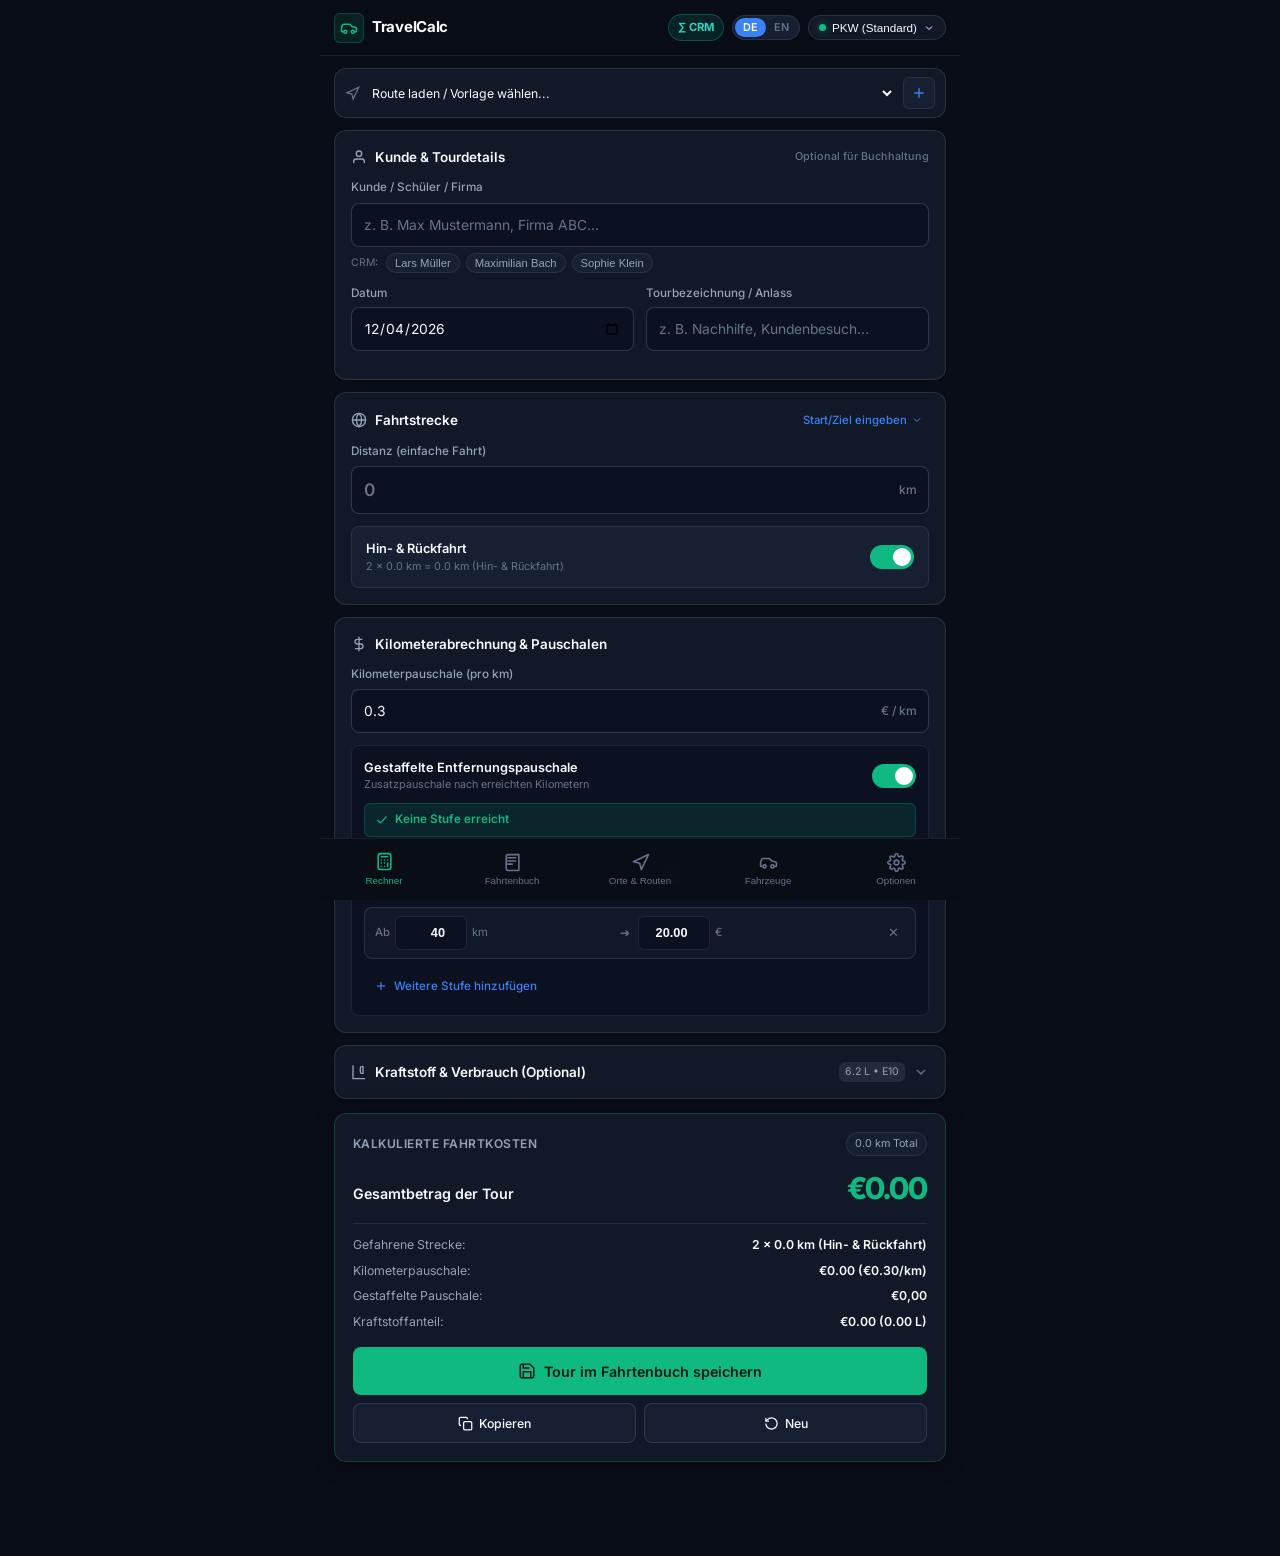
<file: index.html>
<!DOCTYPE html>
<html lang="en">
<head>
  <meta charset="UTF-8">
  <meta http-equiv="refresh" content="0; url=Travelcalc/">
  <meta name="viewport" content="width=device-width, initial-scale=1.0">
  <title>TravelCalc — Redirecting</title>
  <script>
    window.location.replace("Travelcalc/" + window.location.search + window.location.hash);
  </script>
  <style>
    body {
      margin: 0;
      background: #0b0f1a;
      color: #94a3b8;
      font-family: -apple-system, BlinkMacSystemFont, "Segoe UI", Roboto, sans-serif;
      display: flex;
      align-items: center;
      justify-content: center;
      min-height: 100vh;
      text-align: center;
    }
    a {
      color: #38bdf8;
      text-decoration: none;
    }
    a:hover {
      text-decoration: underline;
    }
  </style>
</head>
<body>
  <p>Loading TravelCalc... If not redirected automatically, <a href="Travelcalc/">click here</a>.</p>
</body>
</html>
</file>
<file: Travelcalc/style.css>
/* ==========================================================================
   TRAVELCALC — MOBILE-FIRST DESIGN SYSTEM (ANDROID / PWA POLISHED)
   Swiss Minimalist Aesthetic: Clean Spacing, High Contrast, 0 Overflow
   ========================================================================== */

:root {
  /* Canvas & Surfaces */
  --bg-app: #090d16;
  --bg-surface: #111827;
  --bg-surface-elevated: #162032;
  --bg-surface-hover: #1c273c;
  --bg-input: #0b1120;
  --bg-modal: rgba(7, 10, 18, 0.90);

  /* Borders & Dividers */
  --border-subtle: rgba(255, 255, 255, 0.08);
  --border-card: rgba(255, 255, 255, 0.11);
  --border-input: rgba(255, 255, 255, 0.16);
  --border-focus: #3b82f6;

  /* Typography Colors */
  --text-primary: #f8fafc;
  --text-secondary: #94a3b8;
  --text-muted: #64748b;
  --text-inverse: #090d16;

  /* Accents */
  --accent-emerald: #10b981;
  --accent-emerald-subtle: rgba(16, 185, 129, 0.12);
  --accent-blue: #3b82f6;
  --accent-blue-subtle: rgba(59, 130, 246, 0.12);
  --accent-amber: #f59e0b;
  --accent-amber-subtle: rgba(245, 158, 11, 0.12);
  --accent-rose: #ef4444;
  --accent-rose-subtle: rgba(239, 68, 68, 0.12);

  /* Radii */
  --radius-xs: 6px;
  --radius-sm: 8px;
  --radius-md: 12px;
  --radius-lg: 16px;
  --radius-full: 9999px;

  /* Elevation */
  --shadow-sm: 0 1px 3px rgba(0, 0, 0, 0.3);
  --shadow-md: 0 4px 16px rgba(0, 0, 0, 0.35);
  --shadow-lg: 0 12px 32px rgba(0, 0, 0, 0.5);

  /* Dimensions */
  --header-height: 56px;
  --bottom-nav-height: 62px;
  --content-max-width: 640px;
  --safe-bottom: env(safe-area-inset-bottom, 0px);

  /* Font & Animation */
  --font-family: 'Inter', -apple-system, BlinkMacSystemFont, 'Segoe UI', Roboto, sans-serif;
  --transition: 0.18s cubic-bezier(0.4, 0, 0.2, 1);
}

/* Base Reset */
*, *::before, *::after {
  box-sizing: border-box;
  margin: 0;
  padding: 0;
}

html {
  font-size: 15px;
  -webkit-tap-highlight-color: transparent;
  scroll-behavior: smooth;
}

body {
  font-family: var(--font-family);
  background-color: var(--bg-app);
  color: var(--text-primary);
  min-height: 100dvh;
  line-height: 1.5;
  -webkit-font-smoothing: antialiased;
  -moz-osx-font-smoothing: grayscale;
  padding-bottom: calc(var(--bottom-nav-height) + var(--safe-bottom) + 20px);
  overflow-x: hidden;
}

/* Scrollbar */
::-webkit-scrollbar {
  width: 4px;
  height: 4px;
}
::-webkit-scrollbar-track {
  background: transparent;
}
::-webkit-scrollbar-thumb {
  background: rgba(255, 255, 255, 0.15);
  border-radius: var(--radius-full);
}

/* Utilities */
.hidden { display: none !important; }
.sr-only {
  position: absolute;
  width: 1px;
  height: 1px;
  padding: 0;
  margin: -1px;
  overflow: hidden;
  clip: rect(0, 0, 0, 0);
  border: 0;
}

/* ==========================================================================
   APP HEADER
   ========================================================================== */
.app-header {
  position: sticky;
  top: 0;
  z-index: 40;
  height: var(--header-height);
  background: rgba(9, 13, 22, 0.90);
  backdrop-filter: blur(14px);
  -webkit-backdrop-filter: blur(14px);
  border-bottom: 1px solid var(--border-subtle);
  display: flex;
  align-items: center;
  justify-content: space-between;
  padding: 0 14px;
  max-width: var(--content-max-width);
  margin: 0 auto;
}

.app-header__logo {
  display: flex;
  align-items: center;
  gap: 8px;
  cursor: pointer;
  user-select: none;
}

.app-header__logo-icon {
  width: 30px;
  height: 30px;
  background: var(--accent-emerald-subtle);
  color: var(--accent-emerald);
  border: 1px solid rgba(16, 185, 129, 0.25);
  border-radius: var(--radius-xs);
  display: flex;
  align-items: center;
  justify-content: center;
}

.app-header__brand {
  font-size: 1rem;
  font-weight: 700;
  letter-spacing: -0.02em;
  color: var(--text-primary);
}

.app-header__actions {
  display: flex;
  align-items: center;
  gap: 8px;
}

/* Language Switcher Pill */
.lang-switcher {
  display: inline-flex;
  align-items: center;
  background: var(--bg-surface-elevated);
  border: 1px solid var(--border-subtle);
  border-radius: var(--radius-full);
  padding: 2px;
}

.lang-btn {
  background: transparent;
  border: none;
  color: var(--text-muted);
  font-family: inherit;
  font-size: 0.72rem;
  font-weight: 600;
  padding: 3px 8px;
  border-radius: var(--radius-full);
  cursor: pointer;
  transition: var(--transition);
}

.lang-btn.active {
  background: var(--accent-blue);
  color: #ffffff;
}

/* CRM Header Link */
.app-header__crm-link {
  display: inline-flex;
  align-items: center;
  gap: 4px;
  background: rgba(13, 148, 136, 0.16);
  border: 1px solid rgba(13, 148, 136, 0.4);
  color: #2dd4bf;
  text-decoration: none;
  font-size: 0.75rem;
  font-weight: 700;
  padding: 4px 9px;
  border-radius: var(--radius-full);
  transition: var(--transition);
}
.app-header__crm-link:hover {
  background: rgba(13, 148, 136, 0.3);
  border-color: #2dd4bf;
  color: #ffffff;
}

/* CRM Student Pills */
.crm-student-pill {
  display: inline-flex;
  align-items: center;
  gap: 4px;
  background: var(--bg-surface-elevated);
  border: 1px solid var(--border-subtle);
  color: var(--text-secondary);
  font-size: 0.75rem;
  padding: 3px 8px;
  border-radius: var(--radius-full);
  cursor: pointer;
  transition: var(--transition);
}
.crm-student-pill:hover, .crm-student-pill.active {
  border-color: #2dd4bf;
  color: #2dd4bf;
  background: rgba(13, 148, 136, 0.1);
}

/* Vehicle Badge */
.app-header__profile-badge {
  display: flex;
  align-items: center;
  gap: 6px;
  background: var(--bg-surface);
  border: 1px solid var(--border-card);
  border-radius: var(--radius-full);
  padding: 5px 10px;
  font-size: 0.78rem;
  font-weight: 500;
  color: var(--text-primary);
  cursor: pointer;
  transition: var(--transition);
  max-width: 140px;
}

.app-header__profile-badge span#activeProfileBadgeName {
  overflow: hidden;
  text-overflow: ellipsis;
  white-space: nowrap;
}

.app-header__profile-dot {
  width: 7px;
  height: 7px;
  background: var(--accent-emerald);
  border-radius: var(--radius-full);
  flex-shrink: 0;
  box-shadow: 0 0 8px rgba(16, 185, 129, 0.6);
}

/* ==========================================================================
   MAIN CONTENT & VIEWS
   ========================================================================== */
.app-content {
  max-width: var(--content-max-width);
  margin: 0 auto;
  padding: 12px 14px;
}

.view {
  display: none;
  animation: fadeIn 0.2s cubic-bezier(0.16, 1, 0.3, 1);
}

.view.active {
  display: block;
}

@keyframes fadeIn {
  from { opacity: 0; transform: translateY(5px); }
  to { opacity: 1; transform: translateY(0); }
}

.view-header {
  display: flex;
  align-items: flex-start;
  justify-content: space-between;
  gap: 10px;
  margin-bottom: 14px;
  flex-wrap: wrap;
}

.view-title {
  font-size: 1.25rem;
  font-weight: 700;
  letter-spacing: -0.02em;
  color: var(--text-primary);
}

.view-subtitle {
  font-size: 0.8rem;
  color: var(--text-secondary);
  margin-top: 2px;
}

.view-header__actions {
  display: flex;
  gap: 8px;
  align-items: center;
  flex-wrap: wrap;
}

/* ==========================================================================
   CARDS & CONTAINERS
   ========================================================================== */
.clean-card {
  background: var(--bg-surface);
  border: 1px solid var(--border-card);
  border-radius: var(--radius-md);
  padding: 16px;
  margin-bottom: 12px;
  box-shadow: var(--shadow-sm);
  transition: border-color var(--transition);
}

.clean-card__header {
  display: flex;
  align-items: center;
  justify-content: space-between;
  margin-bottom: 12px;
  gap: 8px;
}

.clean-card__title {
  display: flex;
  align-items: center;
  gap: 8px;
  font-size: 0.9rem;
  font-weight: 600;
  color: var(--text-primary);
  flex-shrink: 0;
}

.clean-card__title svg {
  color: var(--text-secondary);
  flex-shrink: 0;
}

.clean-card__hint {
  font-size: 0.72rem;
  color: var(--text-muted);
  font-weight: 500;
}

/* Preset Card (Never cut off) */
.preset-card {
  display: flex;
  align-items: center;
  gap: 8px;
  background: var(--bg-surface);
  border: 1px solid var(--border-card);
  border-radius: var(--radius-md);
  padding: 6px 10px;
  margin-bottom: 12px;
  width: 100%;
}

.preset-card__icon {
  color: var(--text-muted);
  display: flex;
  align-items: center;
  justify-content: center;
  flex-shrink: 0;
}

.preset-card__select {
  flex: 1;
  min-width: 0;
  height: 36px;
  background: transparent;
  border: none;
  color: var(--text-primary);
  font-family: inherit;
  font-size: 0.82rem;
  outline: none;
  cursor: pointer;
  text-overflow: ellipsis;
  white-space: nowrap;
}

.preset-card__action {
  width: 32px;
  height: 32px;
  background: var(--bg-surface-elevated);
  border: 1px solid var(--border-subtle);
  border-radius: var(--radius-xs);
  color: var(--accent-blue);
  display: flex;
  align-items: center;
  justify-content: center;
  cursor: pointer;
  flex-shrink: 0;
}

.preset-card__action:hover {
  background: var(--accent-blue-subtle);
}

/* Collapsible Card */
.collapsible-trigger {
  cursor: pointer;
  user-select: none;
  margin-bottom: 0;
}

.collapsible-right {
  display: flex;
  align-items: center;
  gap: 8px;
}

.chevron-icon {
  color: var(--text-muted);
  transition: transform var(--transition);
}

.collapsible-card.open .chevron-icon {
  transform: rotate(180deg);
}

.collapsible-body {
  display: none;
}

.collapsible-card.open .collapsible-body {
  display: block;
}

/* Action button in card header */
.btn-text-action {
  background: none;
  border: none;
  color: var(--accent-blue);
  font-family: inherit;
  font-size: 0.76rem;
  font-weight: 500;
  cursor: pointer;
  display: inline-flex;
  align-items: center;
  gap: 4px;
  padding: 4px 6px;
  border-radius: var(--radius-xs);
  transition: var(--transition);
}

.btn-text-action:hover {
  background: var(--accent-blue-subtle);
}

/* ==========================================================================
   FORM CONTROLS & INPUTS (MOBILE FRIENDLY)
   ========================================================================== */
.form-group {
  margin-bottom: 12px;
  width: 100%;
}

.form-group:last-child {
  margin-bottom: 0;
}

.form-label {
  display: block;
  font-size: 0.78rem;
  font-weight: 500;
  color: var(--text-secondary);
  margin-bottom: 5px;
}

.label-with-action {
  display: flex;
  align-items: center;
  justify-content: space-between;
  margin-bottom: 5px;
}

.label-with-action .form-label {
  margin-bottom: 0;
}

.quick-place-mini {
  background: transparent;
  border: none;
  color: var(--accent-blue);
  font-size: 0.72rem;
  cursor: pointer;
  outline: none;
  font-weight: 500;
}

/* Form responsive 2-column grid */
.form-grid-2 {
  display: grid;
  grid-template-columns: 1fr;
  gap: 12px;
}

@media (min-width: 480px) {
  .form-grid-2 {
    grid-template-columns: 1fr 1fr;
  }
}

.form-input, .form-select {
  width: 100%;
  height: 44px; /* Touch friendly 44px minimum */
  background: var(--bg-input);
  border: 1px solid var(--border-input);
  border-radius: var(--radius-sm);
  color: var(--text-primary);
  font-family: inherit;
  font-size: 0.92rem;
  padding: 0 12px;
  transition: var(--transition);
  outline: none;
}

.form-input-lg {
  height: 48px;
  font-size: 1.15rem;
  font-weight: 600;
}

.form-input:focus, .form-select:focus {
  border-color: var(--border-focus);
  box-shadow: 0 0 0 3px rgba(59, 130, 246, 0.2);
}

.form-input::placeholder {
  color: var(--text-muted);
}

.form-subtext {
  display: block;
  font-size: 0.72rem;
  color: var(--text-muted);
  margin-top: 4px;
}

/* Suffix & Action inside input */
.form-input-wrap {
  position: relative;
  display: flex;
  align-items: center;
  width: 100%;
}

.form-input-wrap .form-input {
  padding-right: 64px;
}

.form-input-suffix {
  position: absolute;
  right: 12px;
  font-size: 0.8rem;
  color: var(--text-muted);
  font-weight: 500;
  pointer-events: none;
  user-select: none;
}

.form-input-icon-btn {
  position: absolute;
  right: 6px;
  background: transparent;
  border: none;
  color: var(--text-secondary);
  padding: 8px;
  cursor: pointer;
  display: flex;
  align-items: center;
  justify-content: center;
  border-radius: var(--radius-xs);
  transition: var(--transition);
}

.form-input-icon-btn:hover {
  color: var(--text-primary);
  background: var(--bg-surface-elevated);
}

/* Toggle Switch */
.toggle-switch {
  position: relative;
  display: inline-block;
  width: 44px;
  height: 24px;
  flex-shrink: 0;
}

.toggle-switch input {
  opacity: 0;
  width: 0;
  height: 0;
}

.toggle-switch__slider {
  position: absolute;
  cursor: pointer;
  top: 0; left: 0; right: 0; bottom: 0;
  background: rgba(255, 255, 255, 0.16);
  border-radius: var(--radius-full);
  transition: var(--transition);
}

.toggle-switch__slider::before {
  position: absolute;
  content: "";
  height: 18px;
  width: 18px;
  left: 3px;
  bottom: 3px;
  background: #ffffff;
  border-radius: var(--radius-full);
  transition: var(--transition);
}

.toggle-switch input:checked + .toggle-switch__slider {
  background: var(--accent-emerald);
}

.toggle-switch input:checked + .toggle-switch__slider::before {
  transform: translateX(20px);
}

/* Full Width Toggle Row (Perfect for Mobile) */
.toggle-row-card {
  display: flex;
  align-items: center;
  justify-content: space-between;
  background: var(--bg-surface-elevated);
  border: 1px solid var(--border-subtle);
  border-radius: var(--radius-sm);
  padding: 12px 14px;
  margin-top: 10px;
  width: 100%;
}

.toggle-row-card__info {
  display: flex;
  flex-direction: column;
}

.toggle-row-card__title {
  font-size: 0.85rem;
  font-weight: 600;
  color: var(--text-primary);
}

.toggle-row-card__sub {
  font-size: 0.72rem;
  color: var(--text-muted);
  margin-top: 1px;
}

/* Route Finder Box */
.route-finder-box {
  background: var(--bg-input);
  border: 1px solid var(--border-subtle);
  border-radius: var(--radius-sm);
  padding: 12px;
  margin-bottom: 12px;
}

.route-finder-actions {
  display: flex;
  align-items: center;
  justify-content: flex-end;
  gap: 8px;
  margin-top: 8px;
}

/* ==========================================================================
   BUTTONS (TOUCH FRIENDLY)
   ========================================================================== */
.btn-primary {
  display: inline-flex;
  align-items: center;
  justify-content: center;
  gap: 8px;
  background: var(--accent-emerald);
  color: #041a10;
  font-family: inherit;
  font-size: 0.9rem;
  font-weight: 600;
  height: 44px;
  padding: 0 18px;
  border: none;
  border-radius: var(--radius-sm);
  cursor: pointer;
  transition: var(--transition);
  user-select: none;
}

.btn-primary.btn-lg {
  height: 48px;
  width: 100%;
  font-size: 0.95rem;
}

.btn-primary:hover {
  background: #0ea372;
}

.btn-secondary {
  display: inline-flex;
  align-items: center;
  justify-content: center;
  gap: 6px;
  background: var(--bg-surface-elevated);
  color: var(--text-primary);
  font-family: inherit;
  font-size: 0.82rem;
  font-weight: 500;
  height: 40px;
  padding: 0 14px;
  border: 1px solid var(--border-card);
  border-radius: var(--radius-sm);
  cursor: pointer;
  transition: var(--transition);
  user-select: none;
}

.btn-secondary:hover {
  background: var(--bg-surface-hover);
}

.btn-ghost {
  display: inline-flex;
  align-items: center;
  gap: 6px;
  background: transparent;
  color: var(--accent-blue);
  font-family: inherit;
  font-size: 0.8rem;
  font-weight: 500;
  padding: 6px 10px;
  border: none;
  border-radius: var(--radius-sm);
  cursor: pointer;
  transition: var(--transition);
}

.btn-ghost:hover {
  background: var(--accent-blue-subtle);
}

.btn-sm {
  height: 34px;
  padding: 0 10px;
  font-size: 0.78rem;
}

.btn-danger {
  color: var(--accent-rose);
  border-color: rgba(239, 68, 68, 0.3);
}

.btn-danger:hover {
  background: var(--accent-rose-subtle);
}

.btn-icon {
  width: 34px;
  height: 34px;
  padding: 0;
  display: inline-flex;
  align-items: center;
  justify-content: center;
  background: transparent;
  border: 1px solid transparent;
  border-radius: var(--radius-xs);
  color: var(--text-secondary);
  cursor: pointer;
  transition: var(--transition);
  flex-shrink: 0;
}

.btn-icon:hover {
  background: var(--bg-surface-hover);
  color: var(--text-primary);
}

.btn-group-row {
  display: flex;
  gap: 8px;
  align-items: center;
}

/* ==========================================================================
   TIERED PRICING (MOBILE RESPONSIVE — NEVER OVERFLOWS)
   ========================================================================== */
.tiered-box {
  background: var(--bg-input);
  border: 1px solid var(--border-subtle);
  border-radius: var(--radius-sm);
  padding: 12px;
  margin-top: 10px;
  width: 100%;
}

.tiered-box__header {
  display: flex;
  align-items: center;
  justify-content: space-between;
  margin-bottom: 10px;
  gap: 10px;
}

.tiered-box__title {
  font-size: 0.85rem;
  font-weight: 600;
  color: var(--text-primary);
}

.tiered-box__sub {
  font-size: 0.72rem;
  color: var(--text-muted);
}

.active-tier-banner {
  display: flex;
  align-items: center;
  gap: 6px;
  background: var(--accent-emerald-subtle);
  border: 1px solid rgba(16, 185, 129, 0.25);
  border-radius: var(--radius-xs);
  padding: 7px 10px;
  font-size: 0.78rem;
  font-weight: 600;
  color: var(--accent-emerald);
  margin-bottom: 10px;
}

.tiers-list {
  display: flex;
  flex-direction: column;
  gap: 8px;
  margin-bottom: 10px;
  width: 100%;
}

/* Fluid Tier Row */
.tier-row {
  display: flex;
  align-items: center;
  justify-content: space-between;
  background: var(--bg-surface);
  border: 1px solid var(--border-card);
  border-radius: var(--radius-sm);
  padding: 8px 10px;
  gap: 8px;
  width: 100%;
  transition: var(--transition);
}

.tier-row.active-tier {
  border-color: var(--accent-emerald);
  background: rgba(16, 185, 129, 0.06);
}

.tier-row__left, .tier-row__right {
  display: flex;
  align-items: center;
  gap: 5px;
  flex: 1;
  min-width: 0;
}

.tier-row__label {
  font-size: 0.75rem;
  color: var(--text-muted);
  font-weight: 500;
  white-space: nowrap;
}

.tier-row__input {
  width: 100%;
  min-width: 48px;
  max-width: 72px;
  height: 34px;
  background: var(--bg-input);
  border: 1px solid var(--border-subtle);
  border-radius: var(--radius-xs);
  color: var(--text-primary);
  font-size: 0.85rem;
  font-weight: 600;
  padding: 0 6px;
  text-align: right;
  outline: none;
}

.tier-row__input:focus {
  border-color: var(--border-focus);
}

.tier-row__unit {
  font-size: 0.75rem;
  color: var(--text-muted);
  white-space: nowrap;
}

.tier-row__arrow {
  color: var(--text-muted);
  font-size: 0.8rem;
  flex-shrink: 0;
}

.tier-row__delete {
  background: transparent;
  border: none;
  color: var(--text-muted);
  cursor: pointer;
  padding: 6px;
  border-radius: var(--radius-xs);
  flex-shrink: 0;
  display: flex;
  align-items: center;
  justify-content: center;
}

.tier-row__delete:hover {
  color: var(--accent-rose);
  background: var(--accent-rose-subtle);
}

/* ==========================================================================
   RESULTS SUMMARY CARD
   ========================================================================== */
.results-card {
  background: var(--bg-surface);
  border: 1px solid rgba(16, 185, 129, 0.25);
  border-radius: var(--radius-md);
  padding: 18px;
  box-shadow: 0 4px 20px rgba(0, 0, 0, 0.35);
  margin-top: 14px;
}

.results-card__top {
  display: flex;
  align-items: center;
  justify-content: space-between;
  margin-bottom: 10px;
}

.results-card__tag {
  font-size: 0.8rem;
  font-weight: 600;
  color: var(--text-secondary);
  text-transform: uppercase;
  letter-spacing: 0.04em;
}

.results-badge {
  font-size: 0.72rem;
  background: var(--bg-surface-elevated);
  border: 1px solid var(--border-subtle);
  padding: 3px 8px;
  border-radius: var(--radius-full);
  color: var(--text-secondary);
}

.results-total-block {
  display: flex;
  align-items: baseline;
  justify-content: space-between;
  border-bottom: 1px solid var(--border-subtle);
  padding-bottom: 12px;
  margin-bottom: 12px;
}

.results-total-label {
  font-size: 0.95rem;
  font-weight: 600;
  color: var(--text-primary);
}

.results-total-val {
  font-size: 2rem;
  font-weight: 800;
  letter-spacing: -0.03em;
  color: var(--accent-emerald);
}

.results-breakdown {
  display: flex;
  flex-direction: column;
  gap: 7px;
  margin-bottom: 16px;
}

.breakdown-row {
  display: flex;
  align-items: center;
  justify-content: space-between;
  font-size: 0.82rem;
}

.breakdown-row__label {
  color: var(--text-secondary);
}

.breakdown-row__val {
  font-weight: 600;
  color: var(--text-primary);
}

.results-actions {
  display: flex;
  flex-direction: column;
  gap: 8px;
}

.results-actions__row {
  display: flex;
  gap: 8px;
}

.results-actions__row button {
  flex: 1;
}

/* ==========================================================================
   MONTHLY ACCOUNTING & FAHRTENBUCH
   ========================================================================== */
.month-folder-strip {
  display: flex;
  gap: 8px;
  overflow-x: auto;
  padding-bottom: 8px;
  margin-bottom: 14px;
  scrollbar-width: thin;
}

.month-folder-pill {
  display: inline-flex;
  align-items: center;
  gap: 6px;
  background: var(--bg-surface);
  border: 1px solid var(--border-card);
  border-radius: var(--radius-full);
  padding: 6px 12px;
  font-size: 0.8rem;
  font-weight: 500;
  color: var(--text-secondary);
  cursor: pointer;
  white-space: nowrap;
  transition: var(--transition);
}

.month-folder-pill:hover {
  background: var(--bg-surface-elevated);
  color: var(--text-primary);
}

.month-folder-pill.active {
  background: var(--accent-blue-subtle);
  border-color: var(--accent-blue);
  color: var(--text-primary);
  font-weight: 600;
}

.month-folder-pill__count {
  font-size: 0.68rem;
  background: rgba(255, 255, 255, 0.1);
  padding: 1px 6px;
  border-radius: var(--radius-full);
}

/* KPI Grid */
.kpi-grid {
  display: grid;
  grid-template-columns: 1fr 1fr;
  gap: 8px;
  margin-bottom: 14px;
}

@media (min-width: 500px) {
  .kpi-grid {
    grid-template-columns: repeat(4, 1fr);
  }
}

.kpi-card {
  background: var(--bg-surface);
  border: 1px solid var(--border-card);
  border-radius: var(--radius-sm);
  padding: 12px;
}

.kpi-card.highlight {
  border-color: rgba(16, 185, 129, 0.35);
  background: rgba(16, 185, 129, 0.04);
}

.kpi-card__label {
  font-size: 0.68rem;
  font-weight: 600;
  color: var(--text-muted);
  text-transform: uppercase;
  margin-bottom: 3px;
}

.kpi-card__val {
  font-size: 1.25rem;
  font-weight: 700;
  letter-spacing: -0.02em;
  color: var(--text-primary);
}

.kpi-card.highlight .kpi-card__val {
  color: var(--accent-emerald);
}

.kpi-card__meta {
  font-size: 0.7rem;
  color: var(--text-secondary);
  margin-top: 2px;
}

/* Customer Summary Chips */
.customer-chips-grid {
  display: flex;
  gap: 6px;
  flex-wrap: wrap;
}

.customer-chip {
  display: inline-flex;
  align-items: center;
  gap: 6px;
  background: var(--bg-input);
  border: 1px solid var(--border-subtle);
  border-radius: var(--radius-xs);
  padding: 6px 9px;
  font-size: 0.75rem;
  cursor: pointer;
  transition: var(--transition);
}

.customer-chip:hover {
  background: var(--bg-surface-elevated);
}

.customer-chip.active {
  border-color: var(--accent-blue);
  background: var(--accent-blue-subtle);
}

.customer-chip__name {
  font-weight: 600;
  color: var(--text-primary);
}

.customer-chip__badge {
  font-size: 0.7rem;
  color: var(--accent-emerald);
  font-weight: 600;
}

/* Table Toolbar */
.table-toolbar {
  display: flex;
  gap: 8px;
  align-items: center;
  margin-bottom: 12px;
}

.search-input-wrap {
  flex: 1;
  position: relative;
  display: flex;
  align-items: center;
}

.search-input-wrap svg {
  position: absolute;
  left: 10px;
  color: var(--text-muted);
}

.search-input {
  height: 38px;
  padding-left: 32px;
  font-size: 0.82rem;
}

.sort-select {
  width: auto;
  height: 38px;
  font-size: 0.78rem;
  padding: 0 8px;
}

/* Tour Cards in List */
.tours-list-container {
  display: flex;
  flex-direction: column;
  gap: 10px;
}

.tour-card {
  background: var(--bg-surface);
  border: 1px solid var(--border-card);
  border-radius: var(--radius-md);
  padding: 12px 14px;
  transition: var(--transition);
}

.tour-card:hover {
  border-color: var(--border-input);
}

.tour-card__top {
  display: flex;
  align-items: flex-start;
  justify-content: space-between;
  margin-bottom: 6px;
}

.tour-card__customer {
  font-size: 0.95rem;
  font-weight: 700;
  color: var(--text-primary);
}

.tour-card__title {
  font-size: 0.78rem;
  color: var(--text-secondary);
}

.tour-card__cost {
  font-size: 1.15rem;
  font-weight: 800;
  color: var(--accent-emerald);
  text-align: right;
}

.tour-card__meta-row {
  display: flex;
  align-items: center;
  gap: 10px;
  font-size: 0.75rem;
  color: var(--text-muted);
  border-top: 1px solid var(--border-subtle);
  padding-top: 8px;
  margin-top: 8px;
  flex-wrap: wrap;
}

.tour-card__tag {
  display: inline-flex;
  align-items: center;
  gap: 4px;
}

.tour-card__actions {
  display: flex;
  gap: 4px;
  margin-left: auto;
}

/* Empty State */
.empty-box {
  text-align: center;
  padding: 30px 16px;
  background: var(--bg-surface);
  border: 1px dashed var(--border-card);
  border-radius: var(--radius-md);
  color: var(--text-muted);
  font-size: 0.82rem;
}

/* ==========================================================================
   PLACES & ROUTES
   ========================================================================== */
.places-grid, .routes-grid {
  display: grid;
  grid-template-columns: 1fr;
  gap: 8px;
}

@media (min-width: 500px) {
  .places-grid, .routes-grid {
    grid-template-columns: 1fr 1fr;
  }
}

.place-card, .route-card {
  background: var(--bg-surface-elevated);
  border: 1px solid var(--border-subtle);
  border-radius: var(--radius-sm);
  padding: 10px 12px;
  display: flex;
  align-items: center;
  justify-content: space-between;
  gap: 8px;
}

.place-card__name, .route-card__name {
  font-size: 0.85rem;
  font-weight: 600;
  color: var(--text-primary);
}

.place-card__address, .route-card__sub {
  font-size: 0.72rem;
  color: var(--text-muted);
}

/* ==========================================================================
   PROFILES
   ========================================================================== */
.profiles-grid {
  display: flex;
  flex-direction: column;
  gap: 8px;
}

.profile-card {
  background: var(--bg-surface);
  border: 1px solid var(--border-card);
  border-radius: var(--radius-md);
  padding: 12px 14px;
  display: flex;
  align-items: center;
  justify-content: space-between;
  gap: 10px;
}

.profile-card.active {
  border-color: var(--accent-emerald);
  background: rgba(16, 185, 129, 0.04);
}

.profile-card__name {
  font-size: 0.9rem;
  font-weight: 700;
  color: var(--text-primary);
  display: flex;
  align-items: center;
  gap: 6px;
}

.profile-card__meta {
  font-size: 0.75rem;
  color: var(--text-muted);
  margin-top: 2px;
  display: flex;
  gap: 10px;
  flex-wrap: wrap;
}

/* ==========================================================================
   SETTINGS & APIS
   ========================================================================== */
.api-card {
  background: var(--bg-input);
  border: 1px solid var(--border-subtle);
  border-radius: var(--radius-sm);
  padding: 10px 12px;
}

.api-card__header {
  display: flex;
  align-items: center;
  justify-content: space-between;
}

.api-card__name {
  font-size: 0.8rem;
  font-weight: 600;
  color: var(--text-primary);
}

.api-key-status {
  font-size: 0.68rem;
  padding: 2px 6px;
  border-radius: var(--radius-full);
}

.api-key-status.active {
  background: var(--accent-emerald-subtle);
  color: var(--accent-emerald);
  border: 1px solid rgba(16, 185, 129, 0.3);
}

.api-key-status.missing {
  background: rgba(255, 255, 255, 0.08);
  color: var(--text-muted);
}

.app-info {
  text-align: center;
  padding: 20px 14px;
  font-size: 0.75rem;
  color: var(--text-muted);
  line-height: 1.5;
}

/* ==========================================================================
   BOTTOM NAVIGATION (ANDROID & TOUCH TAILORED)
   ========================================================================== */
.bottom-nav {
  position: fixed;
  bottom: 0;
  left: 0;
  right: 0;
  height: calc(var(--bottom-nav-height) + var(--safe-bottom));
  padding-bottom: var(--safe-bottom);
  background: rgba(9, 13, 22, 0.94);
  backdrop-filter: blur(14px);
  -webkit-backdrop-filter: blur(14px);
  border-top: 1px solid var(--border-subtle);
  display: flex;
  align-items: center;
  justify-content: space-around;
  z-index: 50;
  max-width: var(--content-max-width);
  margin: 0 auto;
}

.bottom-nav__item {
  display: flex;
  flex-direction: column;
  align-items: center;
  justify-content: center;
  gap: 3px;
  background: transparent;
  border: none;
  color: var(--text-muted);
  padding: 4px 8px;
  cursor: pointer;
  transition: var(--transition);
  user-select: none;
  width: 20%;
  height: 100%;
}

.bottom-nav__item svg {
  width: 19px;
  height: 19px;
  stroke: currentColor;
  stroke-width: 2;
  fill: none;
  stroke-linecap: round;
  stroke-linejoin: round;
  transition: var(--transition);
}

.bottom-nav__item span {
  font-size: 0.65rem;
  font-weight: 500;
  transition: var(--transition);
  white-space: nowrap;
}

.bottom-nav__item:hover {
  color: var(--text-secondary);
}

.bottom-nav__item.active {
  color: var(--accent-emerald);
}

.bottom-nav__item.active svg {
  transform: translateY(-1px);
}

/* ==========================================================================
   MODALS
   ========================================================================== */
.modal-overlay {
  position: fixed;
  top: 0; left: 0; right: 0; bottom: 0;
  background: var(--bg-modal);
  backdrop-filter: blur(8px);
  -webkit-backdrop-filter: blur(8px);
  display: flex;
  align-items: center;
  justify-content: center;
  padding: 14px;
  z-index: 100;
  opacity: 0;
  pointer-events: none;
  transition: opacity 0.2s ease;
}

.modal-overlay.active {
  opacity: 1;
  pointer-events: auto;
}

.modal {
  background: var(--bg-surface);
  border: 1px solid var(--border-card);
  border-radius: var(--radius-lg);
  width: 100%;
  max-width: 440px;
  max-height: 90vh;
  overflow-y: auto;
  padding: 20px;
  box-shadow: var(--shadow-lg);
  transform: translateY(10px) scale(0.98);
  transition: transform 0.2s cubic-bezier(0.16, 1, 0.3, 1);
}

.modal-overlay.active .modal {
  transform: translateY(0) scale(1);
}

.modal__handle {
  width: 32px;
  height: 4px;
  background: var(--border-card);
  border-radius: var(--radius-full);
  margin: -8px auto 12px;
}

.modal__title {
  font-size: 1.1rem;
  font-weight: 700;
  letter-spacing: -0.02em;
  color: var(--text-primary);
  margin-bottom: 14px;
}

.modal__footer {
  display: flex;
  justify-content: flex-end;
  gap: 8px;
  margin-top: 18px;
}

/* Badges & Toast */
.badge-subtle {
  font-size: 0.7rem;
  padding: 2px 6px;
  border-radius: var(--radius-xs);
  background: rgba(255, 255, 255, 0.08);
  color: var(--text-secondary);
}

.toast {
  position: fixed;
  bottom: calc(var(--bottom-nav-height) + var(--safe-bottom) + 14px);
  left: 50%;
  transform: translateX(-50%) translateY(20px);
  background: #182234;
  border: 1px solid rgba(255, 255, 255, 0.16);
  color: var(--text-primary);
  padding: 9px 16px;
  border-radius: var(--radius-full);
  font-size: 0.82rem;
  font-weight: 500;
  display: flex;
  align-items: center;
  gap: 7px;
  box-shadow: var(--shadow-md);
  z-index: 120;
  opacity: 0;
  pointer-events: none;
  transition: all 0.22s cubic-bezier(0.16, 1, 0.3, 1);
  white-space: nowrap;
}

.toast.show {
  opacity: 1;
  transform: translateX(-50%) translateY(0);
}

/* Station list modal */
.station-list {
  display: flex;
  flex-direction: column;
  gap: 8px;
  max-height: 260px;
  overflow-y: auto;
}

.station-item {
  display: flex;
  align-items: center;
  justify-content: space-between;
  background: var(--bg-surface-elevated);
  border: 1px solid var(--border-subtle);
  border-radius: var(--radius-sm);
  padding: 9px 12px;
  cursor: pointer;
}

.station-item:hover {
  border-color: var(--accent-emerald);
}

.station-item__price {
  font-size: 1.1rem;
  font-weight: 700;
  color: var(--accent-emerald);
}

.station-item__name {
  font-size: 0.82rem;
  font-weight: 600;
  color: var(--text-primary);
}

.station-item__distance {
  font-size: 0.7rem;
  color: var(--text-muted);
}

/* ==========================================================================
   PRINT STYLES
   ========================================================================== */
.print-only { display: none; }

@media print {
  body {
    background: #ffffff !important;
    color: #000000 !important;
    padding: 0 !important;
  }
  .app-header, .bottom-nav, .app-content, .modal-overlay, .toast {
    display: none !important;
  }
  .print-only {
    display: block !important;
    background: #ffffff;
    color: #000000;
    padding: 20mm;
  }
  .print-report-header {
    border-bottom: 2px solid #000;
    padding-bottom: 10px;
    margin-bottom: 20px;
    display: flex;
    justify-content: space-between;
    align-items: flex-end;
  }
  .print-report-title {
    font-size: 18pt;
    font-weight: bold;
    margin-bottom: 4px;
  }
  .print-report-meta {
    font-size: 9.5pt;
    color: #444;
  }
  .print-summary-box {
    display: flex;
    gap: 16px;
    background: #f4f4f4;
    padding: 10px 14px;
    border-radius: 4px;
    margin-bottom: 20px;
    font-size: 9.5pt;
    flex-wrap: wrap;
  }
  .print-table {
    width: 100%;
    border-collapse: collapse;
    margin-bottom: 24px;
    font-size: 9pt;
  }
  .print-table th {
    background: #eaeaea;
    border-bottom: 1.5px solid #000;
    text-align: left;
    padding: 6px 5px;
    font-weight: 600;
  }
  .print-table td {
    border-bottom: 1px solid #ddd;
    padding: 6px 5px;
  }
  .print-table .num { text-align: right; }
  .print-table .total-row td {
    font-weight: bold;
    border-top: 1.5px solid #000;
    border-bottom: 2px solid #000;
  }
  .print-signatures {
    margin-top: 40px;
    display: flex;
    justify-content: space-between;
    font-size: 9.5pt;
  }
  .print-signature-line {
    width: 200px;
    border-top: 1px solid #000;
    padding-top: 5px;
    text-align: center;
  }
}
</file>
